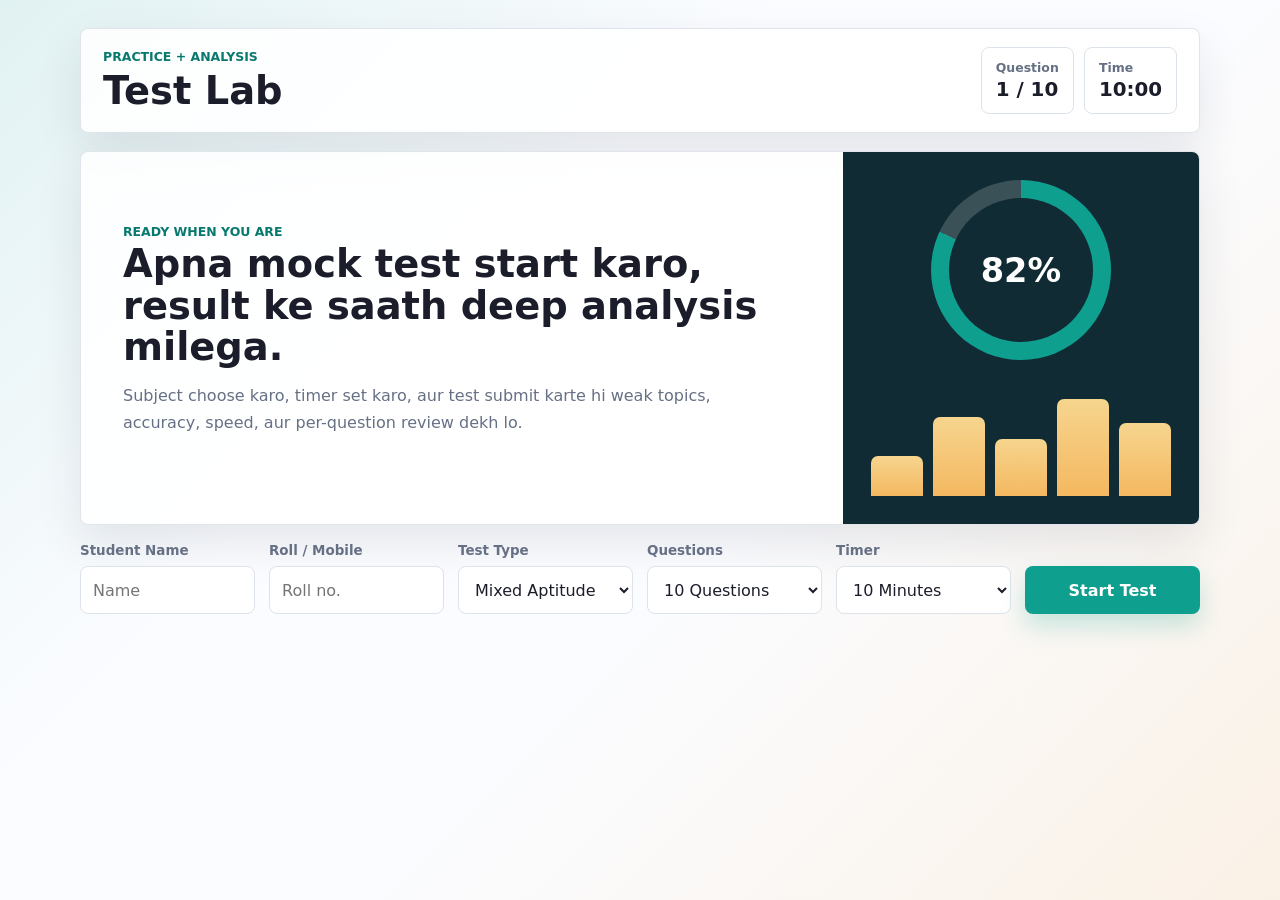
<file: index.html>
<!doctype html>
<html lang="en">
  <head>
    <meta charset="UTF-8" />
    <meta name="viewport" content="width=device-width, initial-scale=1.0" />
    <title>Test Lab</title>
    <link rel="stylesheet" href="styles.css" />
  </head>
  <body>
    <main class="app-shell">
      <section class="top-bar" aria-label="Test controls">
        <div>
          <p class="eyebrow">Practice + Analysis</p>
          <h1>Test Lab</h1>
        </div>
        <div class="test-meta">
          <div>
            <span>Question</span>
            <strong id="questionCount">1 / 10</strong>
          </div>
          <div>
            <span>Time</span>
            <strong id="timer">10:00</strong>
          </div>
        </div>
      </section>

      <section id="setupScreen" class="screen active">
        <div class="intro-panel">
          <div class="intro-copy">
            <p class="eyebrow">Ready when you are</p>
            <h2>Apna mock test start karo, result ke saath deep analysis milega.</h2>
            <p>
              Subject choose karo, timer set karo, aur test submit karte hi weak topics,
              accuracy, speed, aur per-question review dekh lo.
            </p>
          </div>
          <div class="visual-board" aria-hidden="true">
            <div class="meter-ring">
              <span>82%</span>
            </div>
            <div class="spark-bars">
              <i style="height: 36%"></i>
              <i style="height: 72%"></i>
              <i style="height: 52%"></i>
              <i style="height: 88%"></i>
              <i style="height: 66%"></i>
            </div>
          </div>
        </div>

        <form id="setupForm" class="setup-grid">
          <label>
            <span>Student Name</span>
            <input id="studentName" type="text" placeholder="Name" required />
          </label>
          <label>
            <span>Roll / Mobile</span>
            <input id="studentRoll" type="text" placeholder="Roll no." required />
          </label>
          <label>
            <span>Test Type</span>
            <select id="testType">
              <option value="mixed">Mixed Aptitude</option>
              <option value="math">Math Focus</option>
              <option value="reasoning">Reasoning Focus</option>
              <option value="english">English Focus</option>
            </select>
          </label>
          <label>
            <span>Questions</span>
            <select id="questionLimit">
              <option value="10">10 Questions</option>
              <option value="15">15 Questions</option>
              <option value="20">20 Questions</option>
            </select>
          </label>
          <label>
            <span>Timer</span>
            <select id="timeLimit">
              <option value="10">10 Minutes</option>
              <option value="15">15 Minutes</option>
              <option value="20">20 Minutes</option>
            </select>
          </label>
          <button class="primary-action" type="submit">Start Test</button>
        </form>
      </section>

      <section id="testScreen" class="screen">
        <div class="question-panel">
          <div class="progress-track">
            <span id="progressFill"></span>
          </div>
          <div class="question-head">
            <span id="topicBadge">Math</span>
            <button id="markReview" class="icon-button" type="button" title="Mark for review" aria-label="Mark for review">☆</button>
          </div>
          <h2 id="questionText"></h2>
          <div id="optionsList" class="options-list"></div>
        </div>

        <div class="nav-row">
          <button id="prevBtn" class="secondary-action" type="button">Previous</button>
          <button id="clearBtn" class="ghost-action" type="button">Clear</button>
          <button id="nextBtn" class="secondary-action" type="button">Next</button>
          <button id="submitBtn" class="primary-action" type="button">Submit Test</button>
        </div>

        <div id="questionMap" class="question-map" aria-label="Question navigation"></div>
      </section>

      <section id="resultScreen" class="screen">
        <div class="result-hero">
          <div>
            <p class="eyebrow">Result Analysis</p>
            <h2 id="scoreTitle">Great attempt</h2>
            <p id="scoreSummary"></p>
          </div>
          <div class="score-orbit">
            <canvas id="scoreCanvas" width="180" height="180" aria-label="Score chart"></canvas>
            <strong id="scorePercent">0%</strong>
          </div>
        </div>

        <div class="analysis-grid">
          <article class="metric">
            <span>Correct</span>
            <strong id="correctMetric">0</strong>
          </article>
          <article class="metric">
            <span>Wrong</span>
            <strong id="wrongMetric">0</strong>
          </article>
          <article class="metric">
            <span>Skipped</span>
            <strong id="skippedMetric">0</strong>
          </article>
          <article class="metric">
            <span>Accuracy</span>
            <strong id="accuracyMetric">0%</strong>
          </article>
        </div>

        <div class="analysis-section">
          <h3>Topic Performance</h3>
          <div id="topicAnalysis" class="topic-analysis"></div>
        </div>

        <div class="analysis-section">
          <h3>Suggestions</h3>
          <ul id="suggestionList" class="suggestion-list"></ul>
        </div>

        <div class="analysis-section">
          <h3>Question Review</h3>
          <div id="reviewList" class="review-list"></div>
        </div>

        <div class="analysis-section">
          <h3>Saved Student Reports</h3>
          <div id="savedReportList" class="review-list"></div>
        </div>

        <div class="nav-row compact">
          <button id="restartBtn" class="primary-action" type="button">Take New Test</button>
          <button id="retryWrongBtn" class="secondary-action" type="button">Retry Wrong</button>
          <button id="downloadCsvBtn" class="secondary-action" type="button">Download CSV</button>
          <button id="printReportBtn" class="secondary-action" type="button">Print Report</button>
        </div>
      </section>
    </main>

    <script src="app.js"></script>
  </body>
</html>
</file>
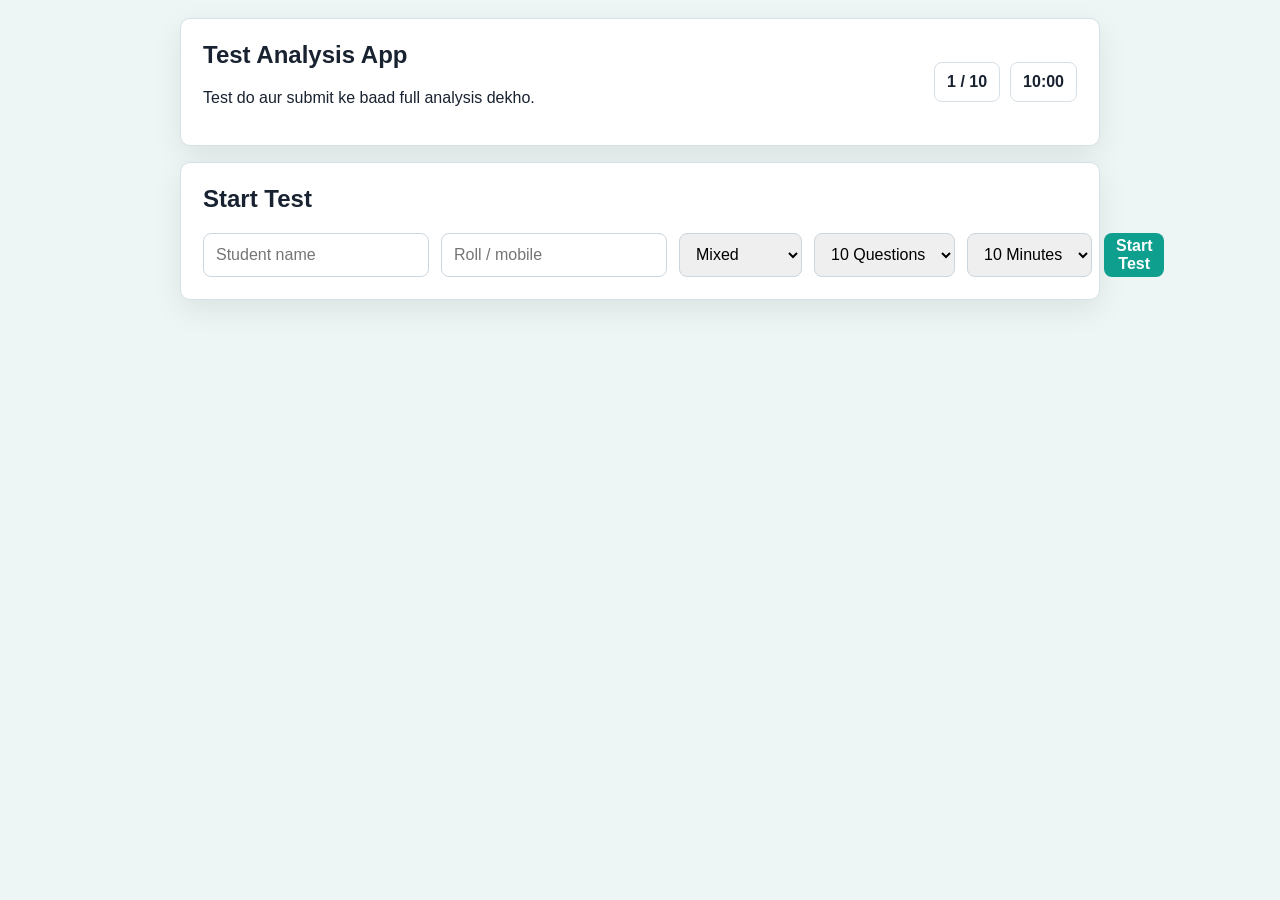
<file: single-file-test-app.html>
<!doctype html>
<html lang="en">
<head>
  <meta charset="UTF-8">
  <meta name="viewport" content="width=device-width, initial-scale=1.0">
  <title>Test Analysis App</title>
  <style>
    * { box-sizing: border-box; }
    body {
      margin: 0;
      min-height: 100vh;
      font-family: Arial, sans-serif;
      background: #eef6f5;
      color: #182230;
      padding: 18px;
    }
    .app {
      max-width: 920px;
      margin: auto;
    }
    .box {
      background: white;
      border: 1px solid #d7e0e6;
      border-radius: 10px;
      padding: 22px;
      margin-bottom: 16px;
      box-shadow: 0 10px 30px rgba(0,0,0,.08);
    }
    h1, h2, h3 { margin-top: 0; }
    .top {
      display: flex;
      justify-content: space-between;
      gap: 12px;
      align-items: center;
      flex-wrap: wrap;
    }
    .meta {
      display: flex;
      gap: 10px;
      flex-wrap: wrap;
    }
    .pill {
      border: 1px solid #d7e0e6;
      padding: 10px 12px;
      border-radius: 8px;
      background: #fff;
      font-weight: bold;
    }
    select, input, button {
      min-height: 44px;
      border-radius: 8px;
      border: 1px solid #ccd6dd;
      padding: 0 12px;
      font-size: 16px;
    }
    button {
      cursor: pointer;
      font-weight: bold;
      background: #0f9f8f;
      color: white;
      border: 0;
    }
    button.secondary {
      background: white;
      color: #182230;
      border: 1px solid #ccd6dd;
    }
    .setup {
      display: grid;
      grid-template-columns: repeat(6, 1fr);
      gap: 12px;
    }
    .screen { display: none; }
    .screen.active { display: block; }
    .options {
      display: grid;
      gap: 10px;
      margin-top: 18px;
    }
    .option {
      width: 100%;
      text-align: left;
      background: white;
      color: #182230;
      border: 1px solid #ccd6dd;
      padding: 14px;
    }
    .option.selected {
      background: #e3faf6;
      border-color: #0f9f8f;
    }
    .row {
      display: grid;
      grid-template-columns: repeat(4, 1fr);
      gap: 10px;
      margin-top: 14px;
    }
    .map {
      display: grid;
      grid-template-columns: repeat(auto-fit, minmax(42px, 1fr));
      gap: 8px;
      margin-top: 14px;
    }
    .map button {
      aspect-ratio: 1;
      background: white;
      color: #182230;
      border: 1px solid #ccd6dd;
      padding: 0;
    }
    .map button.done { background: #dff8ef; }
    .map button.now { outline: 3px solid rgba(15,159,143,.25); }
    .metrics {
      display: grid;
      grid-template-columns: repeat(4, 1fr);
      gap: 10px;
    }
    .metric {
      border: 1px solid #d7e0e6;
      border-radius: 8px;
      padding: 14px;
      background: #fbfdff;
    }
    .metric span {
      color: #667085;
      display: block;
      font-size: 14px;
    }
    .metric strong {
      font-size: 26px;
    }
    .review {
      border-left: 5px solid #f4b860;
      padding: 12px;
      border-radius: 8px;
      background: #fbfdff;
      margin-bottom: 10px;
    }
    .review.correct { border-left-color: #238b5d; }
    .review.wrong { border-left-color: #d94d4d; }
    .topic {
      margin-bottom: 10px;
    }
    .bar {
      height: 10px;
      background: #edf1f4;
      border-radius: 99px;
      overflow: hidden;
      margin-top: 6px;
    }
    .bar span {
      display: block;
      height: 100%;
      background: #0f9f8f;
    }
    @media (max-width: 700px) {
      .setup, .row, .metrics { grid-template-columns: 1fr; }
    }
  </style>
</head>
<body>
  <main class="app">
    <section class="box top">
      <div>
        <h1>Test Analysis App</h1>
        <p>Test do aur submit ke baad full analysis dekho.</p>
      </div>
      <div class="meta">
        <div class="pill" id="questionCount">1 / 10</div>
        <div class="pill" id="timer">10:00</div>
      </div>
    </section>

    <section id="setupScreen" class="screen active box">
      <h2>Start Test</h2>
      <div class="setup">
        <input id="studentName" type="text" placeholder="Student name">
        <input id="studentRoll" type="text" placeholder="Roll / mobile">
        <select id="testType">
          <option value="mixed">Mixed</option>
          <option value="math">Math</option>
          <option value="reasoning">Reasoning</option>
          <option value="english">English</option>
        </select>
        <select id="questionLimit">
          <option value="10">10 Questions</option>
          <option value="15">15 Questions</option>
          <option value="20">20 Questions</option>
        </select>
        <select id="timeLimit">
          <option value="10">10 Minutes</option>
          <option value="15">15 Minutes</option>
          <option value="20">20 Minutes</option>
        </select>
        <button onclick="startFromSetup()">Start Test</button>
      </div>
    </section>

    <section id="testScreen" class="screen">
      <div class="box">
        <p><strong id="topicBadge"></strong></p>
        <h2 id="questionText"></h2>
        <div id="optionsList" class="options"></div>
        <div class="row">
          <button class="secondary" onclick="prevQuestion()">Previous</button>
          <button class="secondary" onclick="clearAnswer()">Clear</button>
          <button class="secondary" onclick="nextQuestion()">Next</button>
          <button onclick="submitTest()">Submit</button>
        </div>
        <div id="questionMap" class="map"></div>
      </div>
    </section>

    <section id="resultScreen" class="screen">
      <div class="box">
        <h2 id="scoreTitle"></h2>
        <p id="scoreSummary"></p>
        <div class="metrics">
          <div class="metric"><span>Correct</span><strong id="correctMetric">0</strong></div>
          <div class="metric"><span>Wrong</span><strong id="wrongMetric">0</strong></div>
          <div class="metric"><span>Skipped</span><strong id="skippedMetric">0</strong></div>
          <div class="metric"><span>Accuracy</span><strong id="accuracyMetric">0%</strong></div>
        </div>
      </div>
      <div class="box">
        <h3>Topic Analysis</h3>
        <div id="topicAnalysis"></div>
      </div>
      <div class="box">
        <h3>Suggestions</h3>
        <ul id="suggestionList"></ul>
      </div>
      <div class="box">
        <h3>Question Review</h3>
        <div id="reviewList"></div>
      </div>
      <div class="box">
        <h3>Saved Student Reports</h3>
        <div id="savedReportList"></div>
      </div>
      <div class="row">
        <button onclick="resetToSetup()">New Test</button>
        <button class="secondary" onclick="retryWrongAnswers()">Retry Wrong</button>
        <button class="secondary" onclick="downloadCsvReport()">Download CSV</button>
        <button class="secondary" onclick="window.print()">Print Report</button>
      </div>
    </section>
  </main>

  <script>
    const questionBank = [
      { topic: "Math", question: "If 15% of a number is 45, what is the number?", options: ["250", "275", "300", "320"], answer: 2, explain: "15% equals 45, so number = 45 x 100 / 15 = 300." },
      { topic: "Math", question: "A train covers 180 km in 3 hours. Average speed?", options: ["45 km/h", "50 km/h", "60 km/h", "75 km/h"], answer: 2, explain: "Speed = distance / time = 180 / 3 = 60 km/h." },
      { topic: "Math", question: "Simple interest on Rs. 5000 at 8% for 2 years?", options: ["Rs. 600", "Rs. 700", "Rs. 800", "Rs. 900"], answer: 2, explain: "SI = P x R x T / 100 = 5000 x 8 x 2 / 100 = 800." },
      { topic: "Math", question: "Next number: 4, 9, 16, 25, ?", options: ["30", "32", "36", "49"], answer: 2, explain: "These are squares: 2², 3², 4², 5², so next is 6² = 36." },
      { topic: "Reasoning", question: "Book is related to Reading as Fork is related to:", options: ["Drawing", "Eating", "Writing", "Cooking"], answer: 1, explain: "Book is used for reading; fork is used for eating." },
      { topic: "Reasoning", question: "Find the odd one out.", options: ["Circle", "Triangle", "Square", "Cube"], answer: 3, explain: "Cube is 3D; others are 2D shapes." },
      { topic: "Reasoning", question: "If A = 1, B = 2, then CAT equals:", options: ["24", "26", "28", "30"], answer: 0, explain: "C + A + T = 3 + 1 + 20 = 24." },
      { topic: "Reasoning", question: "Opposite direction of South-East?", options: ["North-East", "North-West", "South-West", "West"], answer: 1, explain: "Opposite of South-East is North-West." },
      { topic: "English", question: "Choose the correctly spelled word.", options: ["Recieve", "Receive", "Receeve", "Reciave"], answer: 1, explain: "Correct spelling is Receive." },
      { topic: "English", question: "Synonym of Rapid.", options: ["Slow", "Quick", "Late", "Weak"], answer: 1, explain: "Rapid means quick." },
      { topic: "English", question: "Antonym of Ancient.", options: ["Old", "Modern", "Historic", "Past"], answer: 1, explain: "Ancient means old; opposite is modern." },
      { topic: "English", question: "She has been studying ___ morning.", options: ["for", "since", "from", "by"], answer: 1, explain: "Since is used with a point of time." },
      { topic: "Math", question: "If 2:3 = x:18, then x is:", options: ["8", "10", "12", "14"], answer: 2, explain: "2/3 = x/18, so x = 12." },
      { topic: "Reasoning", question: "Complete the series: AZ, BY, CX, ?", options: ["DW", "DV", "EW", "EX"], answer: 0, explain: "First letters forward, second letters backward: DW." },
      { topic: "English", question: "Choose the correct sentence.", options: ["He do his work.", "He does his work.", "He doing his work.", "He done his work."], answer: 1, explain: "With He, use does." },
      { topic: "Math", question: "What is 7 x 8 + 12?", options: ["56", "64", "68", "72"], answer: 2, explain: "7 x 8 = 56, then +12 = 68." },
      { topic: "Reasoning", question: "If today is Monday, what day after 10 days?", options: ["Wednesday", "Thursday", "Friday", "Saturday"], answer: 1, explain: "10 days after Monday is Thursday." },
      { topic: "English", question: "Plural of Analysis?", options: ["Analysises", "Analysi", "Analyses", "Analysis"], answer: 2, explain: "Plural of analysis is analyses." },
      { topic: "Math", question: "10% discount on Rs. 900. Selling price?", options: ["Rs. 800", "Rs. 810", "Rs. 850", "Rs. 890"], answer: 1, explain: "10% of 900 is 90. Price = 900 - 90 = 810." },
      { topic: "Reasoning", question: "Mirror image of '13' is closest to:", options: ["31", "E1", "1E", "13"], answer: 1, explain: "In mirror, 3 appears like E, so closest is E1." }
    ];

    const state = {
      questions: [],
      current: 0,
      answers: [],
      studentName: "",
      studentRoll: "",
      testType: "mixed",
      secondsLeft: 600,
      timerId: null
    };

    function $(id) {
      return document.getElementById(id);
    }

    function startFromSetup() {
      const type = $("testType").value;
      const limit = Number($("questionLimit").value);
      const minutes = Number($("timeLimit").value);
      state.studentName = $("studentName").value.trim();
      state.studentRoll = $("studentRoll").value.trim();
      state.testType = type;
      if (!state.studentName || !state.studentRoll) {
        alert("Student name aur roll/mobile fill karo.");
        return;
      }
      const filtered = type === "mixed" ? questionBank : questionBank.filter(q => q.topic.toLowerCase() === type);
      startTest(shuffle(filtered).slice(0, limit), minutes * 60);
    }

    function startTest(questions, seconds) {
      state.questions = questions.length ? questions : questionBank.slice(0, 10);
      state.current = 0;
      state.answers = Array(state.questions.length).fill(null);
      state.secondsLeft = seconds;
      showScreen("testScreen");
      startTimer();
      renderQuestion();
    }

    function startTimer() {
      clearInterval(state.timerId);
      updateTimer();
      state.timerId = setInterval(function () {
        state.secondsLeft--;
        updateTimer();
        if (state.secondsLeft <= 0) submitTest();
      }, 1000);
    }

    function updateTimer() {
      const m = Math.max(0, Math.floor(state.secondsLeft / 60));
      const s = Math.max(0, state.secondsLeft % 60);
      $("timer").textContent = String(m).padStart(2, "0") + ":" + String(s).padStart(2, "0");
    }

    function renderQuestion() {
      const q = state.questions[state.current];
      $("questionCount").textContent = (state.current + 1) + " / " + state.questions.length;
      $("topicBadge").textContent = q.topic;
      $("questionText").textContent = q.question;
      $("optionsList").innerHTML = "";

      q.options.forEach(function (option, index) {
        const btn = document.createElement("button");
        btn.className = "option" + (state.answers[state.current] === index ? " selected" : "");
        btn.textContent = String.fromCharCode(65 + index) + ". " + option;
        btn.onclick = function () {
          state.answers[state.current] = index;
          renderQuestion();
        };
        $("optionsList").appendChild(btn);
      });

      renderMap();
    }

    function renderMap() {
      $("questionMap").innerHTML = "";
      state.questions.forEach(function (_, index) {
        const btn = document.createElement("button");
        btn.textContent = index + 1;
        btn.className = (state.answers[index] !== null ? "done " : "") + (index === state.current ? "now" : "");
        btn.onclick = function () {
          state.current = index;
          renderQuestion();
        };
        $("questionMap").appendChild(btn);
      });
    }

    function prevQuestion() {
      state.current = Math.max(0, state.current - 1);
      renderQuestion();
    }

    function nextQuestion() {
      state.current = Math.min(state.questions.length - 1, state.current + 1);
      renderQuestion();
    }

    function clearAnswer() {
      state.answers[state.current] = null;
      renderQuestion();
    }

    function submitTest() {
      clearInterval(state.timerId);
      const result = getResult();
      showScreen("resultScreen");
      renderResult(result);
    }

    function getResult() {
      let correct = 0, wrong = 0, skipped = 0;
      const topics = {};

      state.questions.forEach(function (q, index) {
        if (!topics[q.topic]) topics[q.topic] = { total: 0, correct: 0 };
        topics[q.topic].total++;

        const selected = state.answers[index];
        if (selected === null) skipped++;
        else if (selected === q.answer) {
          correct++;
          topics[q.topic].correct++;
        } else wrong++;
      });

      const attempted = correct + wrong;
      const score = Math.round((correct / state.questions.length) * 100);
      const accuracy = attempted ? Math.round((correct / attempted) * 100) : 0;
      return { correct, wrong, skipped, attempted, score, accuracy, topics };
    }

    function renderResult(result) {
      saveResult(result);
      $("scoreTitle").textContent = "Score: " + result.score + "%";
      $("scoreSummary").textContent = state.studentName + " ne " + state.questions.length + " me se " + result.correct + " correct kiye. Accuracy " + result.accuracy + "% hai.";
      $("correctMetric").textContent = result.correct;
      $("wrongMetric").textContent = result.wrong;
      $("skippedMetric").textContent = result.skipped;
      $("accuracyMetric").textContent = result.accuracy + "%";
      renderTopics(result.topics);
      renderSuggestions(result);
      renderReview();
      renderSavedReports();
    }

    function renderTopics(topics) {
      $("topicAnalysis").innerHTML = "";
      Object.keys(topics).forEach(function (topic) {
        const data = topics[topic];
        const percent = Math.round((data.correct / data.total) * 100);
        const div = document.createElement("div");
        div.className = "topic";
        div.innerHTML = "<strong>" + topic + "</strong>: " + percent + "%<div class='bar'><span style='width:" + percent + "%'></span></div>";
        $("topicAnalysis").appendChild(div);
      });
    }

    function renderSuggestions(result) {
      const list = $("suggestionList");
      list.innerHTML = "";
      const suggestions = [];
      const weak = Object.keys(result.topics).filter(function (topic) {
        return result.topics[topic].correct / result.topics[topic].total < 0.6;
      });

      if (weak.length) suggestions.push(weak.join(", ") + " par focused practice karo.");
      if (result.skipped > 0) suggestions.push("Skipped questions ko review karo aur elimination method use karo.");
      if (result.accuracy < 70 && result.attempted > 0) suggestions.push("Wrong answers ka concept revise karo.");
      if (result.score >= 80) suggestions.push("Ab timer kam karke speed improve karo.");
      if (!suggestions.length) suggestions.push("Good attempt. Same pattern ka ek aur test do.");

      suggestions.forEach(function (text) {
        const li = document.createElement("li");
        li.textContent = text;
        list.appendChild(li);
      });
    }

    function renderReview() {
      $("reviewList").innerHTML = "";
      state.questions.forEach(function (q, index) {
        const selected = state.answers[index];
        const status = selected === null ? "skipped" : selected === q.answer ? "correct" : "wrong";
        const div = document.createElement("div");
        div.className = "review " + status;
        div.innerHTML =
          "<strong>Q" + (index + 1) + ". " + q.question + "</strong>" +
          "<p>Your answer: " + (selected === null ? "Skipped" : q.options[selected]) + "</p>" +
          "<p>Correct answer: " + q.options[q.answer] + "</p>" +
          "<p>" + q.explain + "</p>";
        $("reviewList").appendChild(div);
      });
    }

    function retryWrongAnswers() {
      const wrongQuestions = state.questions.filter(function (q, index) {
        return state.answers[index] !== null && state.answers[index] !== q.answer;
      });
      if (!wrongQuestions.length) {
        resetToSetup();
        return;
      }
      startTest(wrongQuestions, Math.max(180, wrongQuestions.length * 60));
    }

    function saveResult(result) {
      const reports = getSavedReports();
      const report = {
        id: Date.now(),
        date: new Date().toLocaleString(),
        name: state.studentName || "Student",
        roll: state.studentRoll || "-",
        testType: state.testType,
        total: state.questions.length,
        correct: result.correct,
        wrong: result.wrong,
        skipped: result.skipped,
        score: result.score,
        accuracy: result.accuracy,
        topics: result.topics
      };
      reports.unshift(report);
      localStorage.setItem("testAnalysisReports", JSON.stringify(reports.slice(0, 200)));
    }

    function getSavedReports() {
      try {
        return JSON.parse(localStorage.getItem("testAnalysisReports") || "[]");
      } catch (error) {
        return [];
      }
    }

    function renderSavedReports() {
      const wrap = $("savedReportList");
      const reports = getSavedReports();
      wrap.innerHTML = "";
      if (!reports.length) {
        wrap.textContent = "Abhi koi saved report nahi hai.";
        return;
      }
      reports.slice(0, 10).forEach(function (report) {
        const div = document.createElement("div");
        div.className = "review";
        div.innerHTML =
          "<strong>" + report.name + " (" + report.roll + ") - " + report.score + "%</strong>" +
          "<p>" + report.date + " | " + report.testType + " | Correct " + report.correct + "/" + report.total + " | Accuracy " + report.accuracy + "%</p>";
        wrap.appendChild(div);
      });
    }

    function downloadCsvReport() {
      const reports = getSavedReports();
      const rows = [
        ["Date", "Name", "Roll", "Test Type", "Total", "Correct", "Wrong", "Skipped", "Score", "Accuracy"]
      ];
      reports.forEach(function (report) {
        rows.push([report.date, report.name, report.roll, report.testType, report.total, report.correct, report.wrong, report.skipped, report.score + "%", report.accuracy + "%"]);
      });
      const csv = rows.map(function (row) {
        return row.map(function (cell) {
          return '"' + String(cell).replaceAll('"', '""') + '"';
        }).join(",");
      }).join("\n");
      const blob = new Blob([csv], { type: "text/csv;charset=utf-8" });
      const link = document.createElement("a");
      link.href = URL.createObjectURL(blob);
      link.download = "student-results-report.csv";
      link.click();
      URL.revokeObjectURL(link.href);
    }

    function resetToSetup() {
      clearInterval(state.timerId);
      $("timer").textContent = "10:00";
      $("questionCount").textContent = "1 / 10";
      showScreen("setupScreen");
    }

    function showScreen(id) {
      ["setupScreen", "testScreen", "resultScreen"].forEach(function (screenId) {
        $(screenId).classList.remove("active");
      });
      $(id).classList.add("active");
    }

    function shuffle(items) {
      return items.slice().sort(function () { return Math.random() - 0.5; });
    }
  </script>
</body>
</html>
</file>
<file: styles.css>
:root {
  --ink: #1b1d2a;
  --muted: #667085;
  --line: #dde3ea;
  --paper: #fbfcff;
  --panel: #ffffff;
  --accent: #0f9f8f;
  --accent-strong: #08796e;
  --warm: #f4b860;
  --danger: #d94d4d;
  --good: #238b5d;
  --shadow: 0 18px 45px rgba(31, 40, 54, 0.1);
}

* {
  box-sizing: border-box;
}

body {
  margin: 0;
  min-height: 100vh;
  background:
    linear-gradient(135deg, rgba(15, 159, 143, 0.11), transparent 36%),
    linear-gradient(315deg, rgba(244, 184, 96, 0.16), transparent 42%),
    var(--paper);
  color: var(--ink);
  font-family: Inter, ui-sans-serif, system-ui, -apple-system, BlinkMacSystemFont, "Segoe UI", sans-serif;
}

button,
select,
input {
  font: inherit;
}

.app-shell {
  width: min(1120px, calc(100% - 32px));
  margin: 0 auto;
  padding: 28px 0;
}

.top-bar,
.intro-panel,
.question-panel,
.result-hero,
.analysis-section {
  background: rgba(255, 255, 255, 0.88);
  border: 1px solid rgba(221, 227, 234, 0.9);
  border-radius: 8px;
  box-shadow: var(--shadow);
}

.top-bar {
  display: flex;
  align-items: center;
  justify-content: space-between;
  gap: 20px;
  padding: 18px 22px;
  margin-bottom: 18px;
}

.eyebrow {
  margin: 0 0 4px;
  color: var(--accent-strong);
  font-size: 0.78rem;
  font-weight: 800;
  text-transform: uppercase;
  letter-spacing: 0;
}

h1,
h2,
h3,
p {
  margin-top: 0;
}

h1 {
  margin-bottom: 0;
  font-size: clamp(1.6rem, 3vw, 2.5rem);
}

h2 {
  font-size: clamp(1.45rem, 3vw, 2.45rem);
  line-height: 1.08;
  margin-bottom: 14px;
}

h3 {
  margin-bottom: 14px;
  font-size: 1.05rem;
}

.test-meta {
  display: grid;
  grid-template-columns: repeat(2, minmax(88px, 1fr));
  gap: 10px;
}

.test-meta div,
.metric {
  min-width: 0;
  padding: 12px 14px;
  border: 1px solid var(--line);
  border-radius: 8px;
  background: #fff;
}

.test-meta span,
.metric span {
  display: block;
  color: var(--muted);
  font-size: 0.78rem;
  font-weight: 700;
}

.test-meta strong,
.metric strong {
  display: block;
  margin-top: 3px;
  font-size: 1.24rem;
}

.screen {
  display: none;
}

.screen.active {
  display: block;
}

.intro-panel {
  display: grid;
  grid-template-columns: minmax(0, 1.35fr) minmax(260px, 0.65fr);
  gap: 22px;
  min-height: 320px;
  overflow: hidden;
}

.intro-copy {
  padding: 42px;
  align-self: center;
}

.intro-copy p:last-child {
  color: var(--muted);
  line-height: 1.7;
  max-width: 680px;
}

.visual-board {
  display: grid;
  align-content: center;
  gap: 26px;
  padding: 28px;
  background: #102b33;
}

.meter-ring {
  width: 180px;
  aspect-ratio: 1;
  border-radius: 50%;
  display: grid;
  place-items: center;
  justify-self: center;
  background: conic-gradient(var(--accent) 0 82%, rgba(255, 255, 255, 0.18) 82% 100%);
  position: relative;
}

.meter-ring::after {
  content: "";
  position: absolute;
  inset: 18px;
  border-radius: 50%;
  background: #102b33;
}

.meter-ring span {
  position: relative;
  z-index: 1;
  color: #fff;
  font-size: 2.1rem;
  font-weight: 900;
}

.spark-bars {
  height: 110px;
  display: grid;
  grid-template-columns: repeat(5, 1fr);
  align-items: end;
  gap: 10px;
}

.spark-bars i {
  display: block;
  border-radius: 7px 7px 0 0;
  background: linear-gradient(#f6d58e, var(--warm));
}

.setup-grid {
  display: grid;
  grid-template-columns: repeat(6, 1fr);
  gap: 14px;
  margin-top: 18px;
}

label span {
  display: block;
  margin-bottom: 8px;
  color: var(--muted);
  font-size: 0.84rem;
  font-weight: 800;
}

select,
input {
  width: 100%;
  min-height: 48px;
  padding: 0 12px;
  border: 1px solid var(--line);
  border-radius: 8px;
  color: var(--ink);
  background: #fff;
}

.primary-action,
.secondary-action,
.ghost-action,
.icon-button {
  min-height: 48px;
  border: 0;
  border-radius: 8px;
  cursor: pointer;
  font-weight: 850;
  transition: transform 0.18s ease, box-shadow 0.18s ease, background 0.18s ease;
}

.primary-action {
  align-self: end;
  padding: 0 18px;
  color: #fff;
  background: var(--accent);
  box-shadow: 0 12px 24px rgba(15, 159, 143, 0.22);
}

.secondary-action,
.ghost-action {
  padding: 0 18px;
  color: var(--ink);
  background: #fff;
  border: 1px solid var(--line);
}

.ghost-action {
  color: var(--muted);
}

.icon-button {
  width: 48px;
  background: #fff7e6;
  color: #9a6500;
  border: 1px solid #f3d59d;
  font-size: 1.3rem;
}

.icon-button.marked {
  background: var(--warm);
  color: #211600;
}

button:hover {
  transform: translateY(-1px);
}

.question-panel {
  padding: 26px;
}

.progress-track {
  width: 100%;
  height: 10px;
  background: #edf1f4;
  border-radius: 999px;
  overflow: hidden;
  margin-bottom: 20px;
}

.progress-track span {
  display: block;
  height: 100%;
  width: 0%;
  background: linear-gradient(90deg, var(--accent), var(--warm));
}

.question-head {
  display: flex;
  align-items: center;
  justify-content: space-between;
  gap: 12px;
  margin-bottom: 14px;
}

#topicBadge {
  display: inline-flex;
  min-height: 34px;
  align-items: center;
  padding: 0 12px;
  border-radius: 999px;
  background: #e8f7f5;
  color: var(--accent-strong);
  font-size: 0.84rem;
  font-weight: 850;
}

#questionText {
  font-size: clamp(1.25rem, 2.6vw, 1.9rem);
  line-height: 1.25;
}

.options-list {
  display: grid;
  gap: 12px;
  margin-top: 22px;
}

.option-btn {
  width: 100%;
  min-height: 58px;
  padding: 14px 16px;
  border: 1px solid var(--line);
  border-radius: 8px;
  background: #fff;
  text-align: left;
  color: var(--ink);
}

.option-btn.selected {
  border-color: var(--accent);
  background: #e9faf7;
  box-shadow: inset 0 0 0 1px var(--accent);
}

.nav-row {
  display: grid;
  grid-template-columns: repeat(4, minmax(0, 1fr));
  gap: 12px;
  margin: 16px 0;
}

.nav-row.compact {
  grid-template-columns: repeat(2, minmax(0, 220px));
}

.question-map {
  display: grid;
  grid-template-columns: repeat(auto-fit, minmax(44px, 1fr));
  gap: 8px;
}

.map-btn {
  aspect-ratio: 1;
  min-height: 44px;
  border: 1px solid var(--line);
  border-radius: 8px;
  background: #fff;
  color: var(--ink);
  font-weight: 850;
}

.map-btn.answered {
  background: #e8f7f5;
  border-color: #a9ddd6;
}

.map-btn.current {
  outline: 3px solid rgba(15, 159, 143, 0.25);
}

.map-btn.review {
  background: #fff4dc;
  border-color: #eccb85;
}

.result-hero {
  display: grid;
  grid-template-columns: minmax(0, 1fr) 210px;
  align-items: center;
  gap: 22px;
  padding: 30px;
}

#scoreSummary {
  color: var(--muted);
  line-height: 1.7;
}

.score-orbit {
  position: relative;
  display: grid;
  place-items: center;
}

.score-orbit strong {
  position: absolute;
  font-size: 2rem;
}

.analysis-grid {
  display: grid;
  grid-template-columns: repeat(4, 1fr);
  gap: 12px;
  margin: 16px 0;
}

.analysis-section {
  padding: 22px;
  margin-bottom: 16px;
}

.topic-analysis {
  display: grid;
  gap: 12px;
}

.topic-row {
  display: grid;
  grid-template-columns: 120px minmax(0, 1fr) 76px;
  align-items: center;
  gap: 12px;
}

.topic-bar {
  height: 12px;
  background: #edf1f4;
  border-radius: 999px;
  overflow: hidden;
}

.topic-bar span {
  display: block;
  height: 100%;
  background: var(--accent);
}

.suggestion-list {
  margin: 0;
  padding-left: 20px;
  color: var(--muted);
  line-height: 1.7;
}

.review-list {
  display: grid;
  gap: 12px;
}

.review-item {
  border: 1px solid var(--line);
  border-radius: 8px;
  padding: 14px;
  background: #fff;
}

.review-item strong {
  display: block;
  margin-bottom: 8px;
}

.review-item p {
  margin-bottom: 6px;
  color: var(--muted);
}

.review-item.correct {
  border-left: 5px solid var(--good);
}

.review-item.wrong {
  border-left: 5px solid var(--danger);
}

.review-item.skipped {
  border-left: 5px solid var(--warm);
}

@media (max-width: 780px) {
  .app-shell {
    width: min(100% - 20px, 1120px);
    padding: 10px 0 18px;
  }

  .top-bar,
  .intro-panel,
  .result-hero {
    grid-template-columns: 1fr;
  }

  .top-bar {
    align-items: stretch;
  }

  .intro-copy {
    padding: 26px;
  }

  .setup-grid,
  .analysis-grid,
  .nav-row,
  .nav-row.compact {
    grid-template-columns: 1fr;
  }

  .topic-row {
    grid-template-columns: 1fr;
  }

  .visual-board {
    min-height: 220px;
  }
}
</file>
